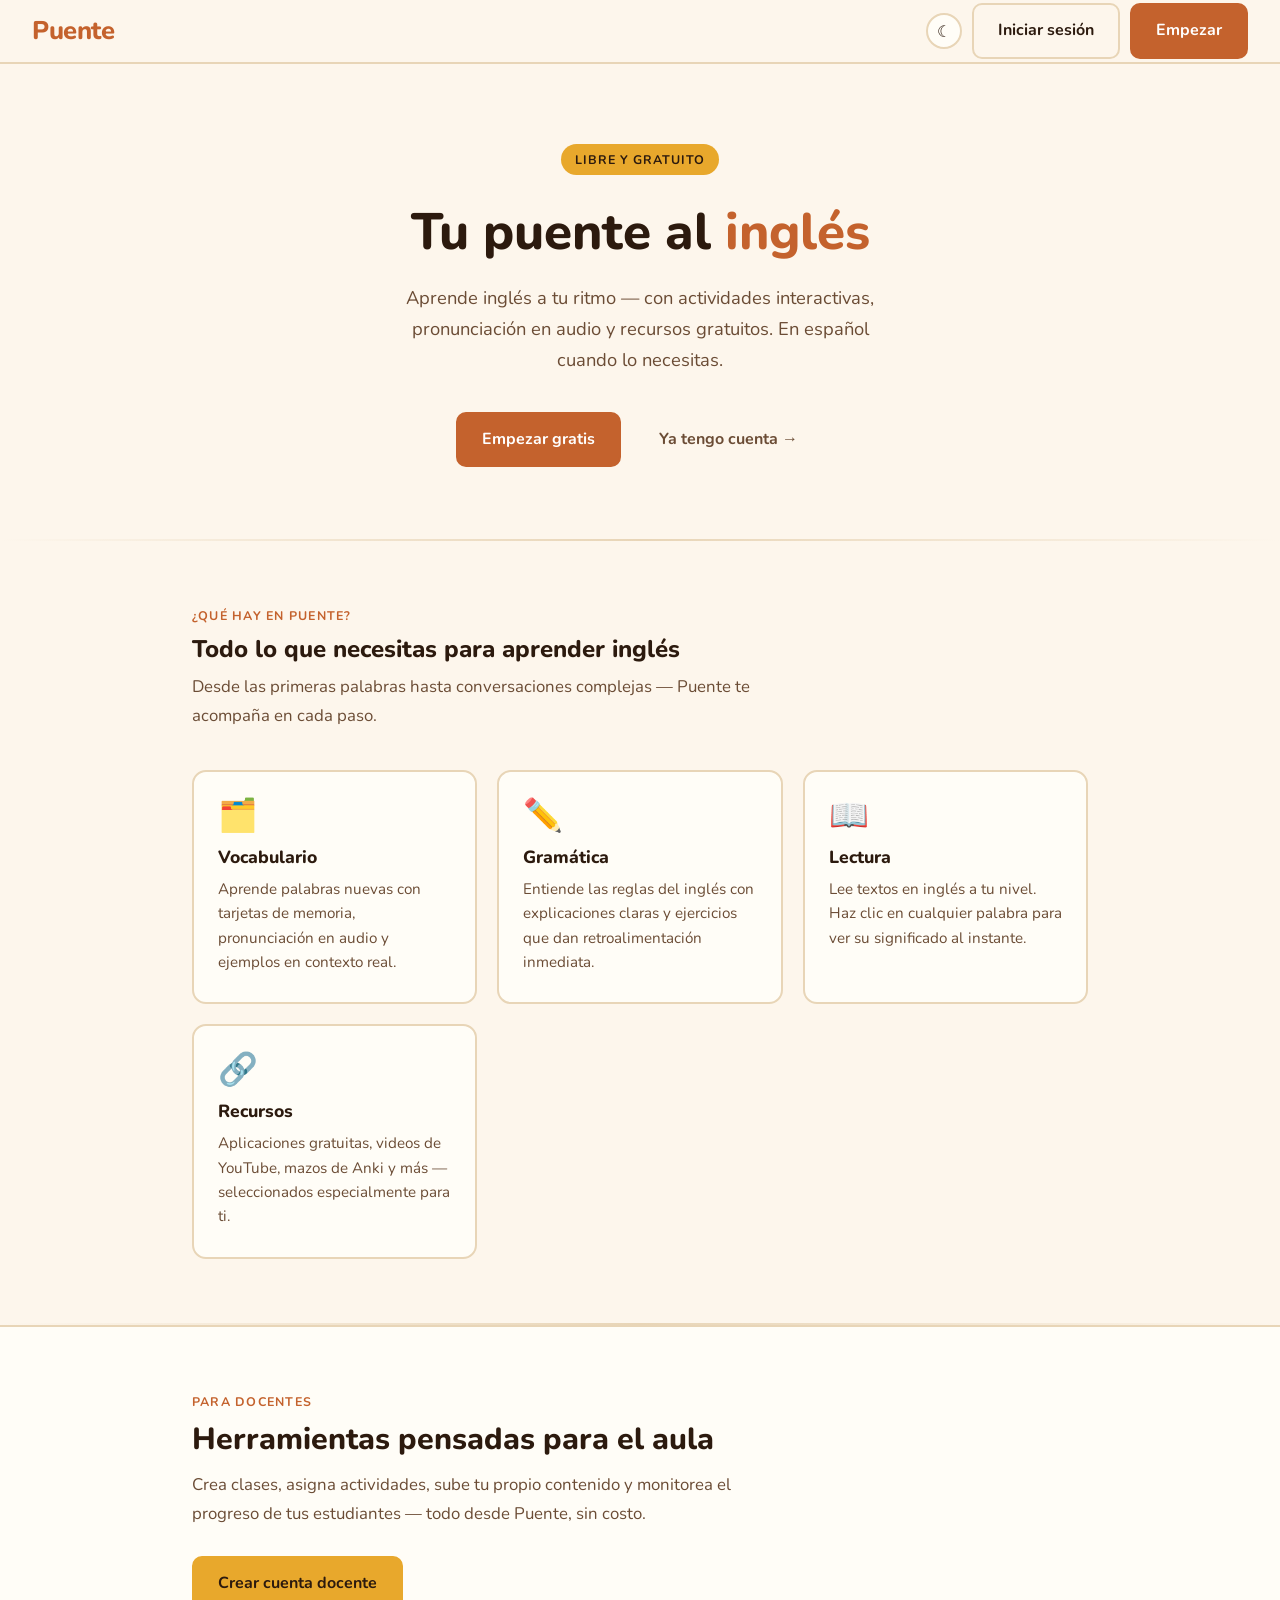
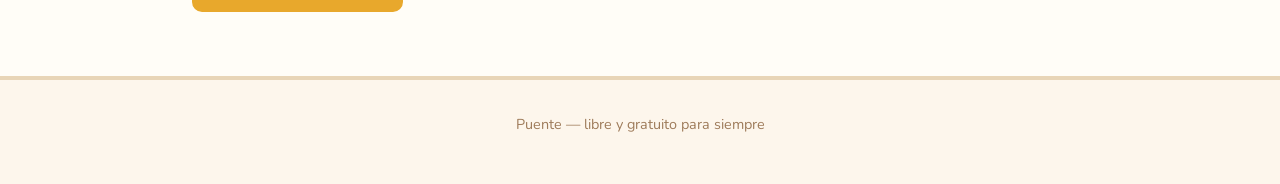
<file: index.html>
<!DOCTYPE html>
<html lang="es">

<head>
  <meta charset="UTF-8">
  <meta name="viewport" content="width=device-width, initial-scale=1.0">
  <meta name="description" content="Puente — aprende inglés gratis. Actividades de vocabulario, gramática y lectura para hispanohablantes de todos los niveles.">
  <title>Puente — Tu puente al inglés</title>

  <link rel="preconnect" href="https://fonts.googleapis.com">
  <link rel="preconnect" href="https://fonts.gstatic.com" crossorigin>
  <link href="https://fonts.googleapis.com/css2?family=Nunito:wght@400;600;700;800&display=swap" rel="stylesheet">
  <link rel="stylesheet" href="css/styles.css">
  <link rel="icon" href="data:image/svg+xml,<svg xmlns=%22http://www.w3.org/2000/svg%22 viewBox=%220 0 100 100%22><text y=%22.9em%22 font-size=%2290%22>🌉</text></svg>">

  <!-- Apply saved theme before paint to avoid flash -->
  <script>
    if (localStorage.getItem('theme') === 'dark') {
      document.documentElement.setAttribute('data-theme', 'dark');
    }
  </script>
</head>

<body>
  <header>
    <a href="index.html" class="logo">Puente</a>
    <nav class="header-nav">
      <button id="theme-toggle" aria-label="Cambiar a modo oscuro">☾</button>
      <a href="login.html" class="btn btn-outline">Iniciar sesión</a>
      <a href="signup.html" class="btn btn-primary">Empezar</a>
    </nav>
  </header>

  <main>

    <!-- Hero -->
    <section class="hero">
      <span class="hero-badge">Libre y gratuito</span>
      <h1>Tu puente al <em>inglés</em></h1>
      <p>Aprende inglés a tu ritmo — con actividades interactivas, pronunciación en audio y recursos gratuitos. En español cuando lo necesitas.</p>
      <div class="hero-actions">
        <a href="signup.html" class="btn btn-primary">Empezar gratis</a>
        <a href="login.html" class="btn btn-ghost">Ya tengo cuenta →</a>
      </div>
    </section>

    <hr class="divider">

    <!-- Features -->
    <div class="section-inner reveal">
      <span class="section-label">¿Qué hay en Puente?</span>
      <h2>Todo lo que necesitas para aprender inglés</h2>
      <p style="color: var(--text-secondary); font-size: 1.05rem; max-width: 560px; margin-top: 8px;">
        Desde las primeras palabras hasta conversaciones complejas — Puente te acompaña en cada paso.
      </p>
      <div class="feature-grid">
        <div class="feature-card">
          <span class="feature-icon">🗂️</span>
          <h3>Vocabulario</h3>
          <p>Aprende palabras nuevas con tarjetas de memoria, pronunciación en audio y ejemplos en contexto real.</p>
        </div>
        <div class="feature-card">
          <span class="feature-icon">✏️</span>
          <h3>Gramática</h3>
          <p>Entiende las reglas del inglés con explicaciones claras y ejercicios que dan retroalimentación inmediata.</p>
        </div>
        <div class="feature-card">
          <span class="feature-icon">📖</span>
          <h3>Lectura</h3>
          <p>Lee textos en inglés a tu nivel. Haz clic en cualquier palabra para ver su significado al instante.</p>
        </div>
        <div class="feature-card">
          <span class="feature-icon">🔗</span>
          <h3>Recursos</h3>
          <p>Aplicaciones gratuitas, videos de YouTube, mazos de Anki y más — seleccionados especialmente para ti.</p>
        </div>
      </div>
    </div>

    <hr class="divider">

    <!-- For teachers -->
    <div class="teacher-section">
      <div class="section-inner reveal">
        <span class="section-label">Para docentes</span>
        <h2>Herramientas pensadas para el aula</h2>
        <p>Crea clases, asigna actividades, sube tu propio contenido y monitorea el progreso de tus estudiantes — todo desde Puente, sin costo.</p>
        <a href="signup.html?role=teacher" class="btn btn-secondary">Crear cuenta docente</a>
      </div>
    </div>

  </main>

  <footer>
    <p>Puente — libre y gratuito para siempre</p>
  </footer>

  <script src="js/app.js"></script>
</body>

</html>
</file>
<file: css/styles.css>
@import url('https://fonts.googleapis.com/css2?family=Nunito:wght@400;600;700;800&display=swap');

/* ── Color variables ── */
:root {
  --bg:             #FDF6EC;
  --bg-card:        #FFFDF7;
  --bg-input:       #FFFDF7;
  --text:           #2C1A0E;
  --text-secondary: #6B4C35;
  --text-muted:     #9E7B5A;
  --border:         #E8D5B7;

  --terracotta:     #C4622D;
  --terracotta-h:   #A34E22;
  --gold:           #E8A82C;
  --gold-h:         #C78E1A;
  --green:          #4A9B6F;
  --green-h:        #3A7D5A;
  --blue:           #5B8FA8;
  --blue-h:         #4A7A92;

  --shadow-sm:      rgba(44, 26, 14, 0.06);
  --shadow-md:      rgba(44, 26, 14, 0.14);
}

[data-theme="dark"] {
  --bg:             #1C0F07;
  --bg-card:        #2A1810;
  --bg-input:       #2A1810;
  --text:           #F5EDE0;
  --text-secondary: #C4A882;
  --text-muted:     #8C6B4A;
  --border:         #3D2514;

  --terracotta:     #D4733D;
  --terracotta-h:   #E8824C;
  --gold:           #F0B830;
  --gold-h:         #F5C840;
  --green:          #5AB882;
  --green-h:        #6AC892;
  --blue:           #6AA3BD;
  --blue-h:         #7AB3CD;

  --shadow-sm:      rgba(0, 0, 0, 0.2);
  --shadow-md:      rgba(0, 0, 0, 0.45);
}

/* ── Reset ── */
*, *::before, *::after {
  margin: 0;
  padding: 0;
  box-sizing: border-box;
}

/* Keep the hidden attribute working on elements with their own display rule */
[hidden] {
  display: none !important;
}

/* ── Base ── */
body {
  font-family: 'Nunito', sans-serif;
  font-size: 16px;
  line-height: 1.7;
  background-color: var(--bg);
  color: var(--text);
  transition: background-color 0.3s ease, color 0.3s ease;
}

p {
  margin-bottom: 1rem;
}

h1, h2, h3, h4 {
  line-height: 1.3;
  font-weight: 800;
  color: var(--text);
}

a {
  color: var(--blue);
  text-decoration: none;
}

a:hover {
  text-decoration: underline;
}

img {
  display: block;
  max-width: 100%;
}

/* ── Focus ── */
:focus-visible {
  outline: 3px solid var(--terracotta);
  outline-offset: 3px;
  border-radius: 6px;
}

/* ── Buttons ── */
.btn {
  display: inline-block;
  padding: 12px 24px;
  border-radius: 10px;
  font-family: 'Nunito', sans-serif;
  font-size: 1rem;
  font-weight: 700;
  cursor: pointer;
  border: 2px solid transparent;
  text-align: center;
  text-decoration: none;
  transition: background-color 0.2s, border-color 0.2s, color 0.2s, transform 0.15s, box-shadow 0.2s;
}

.btn:hover {
  text-decoration: none;
  transform: translateY(-2px);
  box-shadow: 0 4px 12px var(--shadow-md);
}

.btn:active {
  transform: translateY(0);
  box-shadow: none;
}

.btn-primary {
  background-color: var(--terracotta);
  color: #fff;
  border-color: var(--terracotta);
}

.btn-primary:hover {
  background-color: var(--terracotta-h);
  border-color: var(--terracotta-h);
  color: #fff;
}

.btn-secondary {
  background-color: var(--gold);
  color: var(--text);
  border-color: var(--gold);
}

.btn-secondary:hover {
  background-color: var(--gold-h);
  border-color: var(--gold-h);
}

.btn-outline {
  background-color: transparent;
  color: var(--text);
  border-color: var(--border);
}

.btn-outline:hover {
  border-color: var(--terracotta);
  color: var(--terracotta);
  box-shadow: none;
}

.btn-ghost {
  background-color: transparent;
  color: var(--text-secondary);
  border-color: transparent;
  box-shadow: none;
}

.btn-ghost:hover {
  color: var(--terracotta);
  background-color: transparent;
  box-shadow: none;
  transform: none;
}

/* ── Header ── */
header {
  position: fixed;
  top: 0;
  left: 0;
  right: 0;
  z-index: 100;
  display: flex;
  align-items: center;
  justify-content: space-between;
  padding: 0 32px;
  height: 64px;
  background-color: var(--bg);
  border-bottom: 2px solid var(--border);
  transition: background-color 0.3s ease, border-color 0.3s ease;
}

.logo {
  font-size: 1.6rem;
  font-weight: 800;
  color: var(--terracotta);
  letter-spacing: -0.5px;
  text-decoration: none;
}

.logo:hover {
  text-decoration: none;
  color: var(--terracotta-h);
}

.header-nav {
  display: flex;
  align-items: center;
  gap: 10px;
}

/* ── Theme toggle ── */
#theme-toggle {
  width: 36px;
  height: 36px;
  border-radius: 50%;
  border: 2px solid var(--border);
  background-color: var(--bg-card);
  color: var(--text);
  font-size: 1rem;
  cursor: pointer;
  display: flex;
  align-items: center;
  justify-content: center;
  flex-shrink: 0;
  transition: border-color 0.2s, background-color 0.3s ease;
}

#theme-toggle:hover {
  border-color: var(--terracotta);
}

/* ── Main ── */
main {
  padding-top: 64px;
}

/* ── Section ── */
.section-inner {
  max-width: 960px;
  margin: 0 auto;
  padding: 64px 32px;
}

.section-label {
  display: block;
  font-size: 0.78rem;
  font-weight: 700;
  letter-spacing: 0.1em;
  text-transform: uppercase;
  color: var(--terracotta);
  margin-bottom: 8px;
}

/* ── Hero ── */
.hero {
  padding: 80px 32px 72px;
  text-align: center;
  max-width: 700px;
  margin: 0 auto;
}

.hero-badge {
  display: inline-block;
  background-color: var(--gold);
  color: var(--text);
  font-size: 0.78rem;
  font-weight: 700;
  letter-spacing: 0.08em;
  text-transform: uppercase;
  padding: 5px 14px;
  border-radius: 20px;
  margin-bottom: 24px;
}

.hero h1 {
  font-size: clamp(2rem, 6vw, 3.2rem);
  margin-bottom: 16px;
}

.hero h1 em {
  font-style: normal;
  color: var(--terracotta);
}

.hero p {
  font-size: 1.15rem;
  color: var(--text-secondary);
  max-width: 520px;
  margin: 0 auto 36px;
}

.hero-actions {
  display: flex;
  gap: 12px;
  justify-content: center;
  flex-wrap: wrap;
}

/* ── Divider ── */
.divider {
  border: none;
  height: 2px;
  background: linear-gradient(to right, transparent, var(--border), transparent);
  margin: 0;
}

/* ── Feature grid ── */
.feature-grid {
  display: grid;
  grid-template-columns: repeat(auto-fill, minmax(220px, 1fr));
  gap: 20px;
  margin-top: 40px;
}

.feature-card {
  background-color: var(--bg-card);
  border: 2px solid var(--border);
  border-radius: 14px;
  padding: 28px 24px;
  transition: border-color 0.2s, transform 0.2s, box-shadow 0.2s, background-color 0.3s ease;
}

.feature-card:hover {
  border-color: var(--gold);
  transform: translateY(-3px);
  box-shadow: 0 8px 24px var(--shadow-md);
}

.feature-icon {
  font-size: 2rem;
  display: block;
  margin-bottom: 14px;
  line-height: 1;
}

.feature-card h3 {
  font-size: 1.1rem;
  margin-bottom: 8px;
}

.feature-card p {
  font-size: 0.95rem;
  color: var(--text-secondary);
  margin: 0;
  line-height: 1.6;
}

/* ── Teacher section ── */
.teacher-section {
  background-color: var(--bg-card);
  border-top: 2px solid var(--border);
  border-bottom: 2px solid var(--border);
  transition: background-color 0.3s ease, border-color 0.3s ease;
}

.teacher-section h2 {
  font-size: clamp(1.4rem, 3.5vw, 1.9rem);
  margin-bottom: 12px;
}

.teacher-section p {
  color: var(--text-secondary);
  font-size: 1.05rem;
  max-width: 560px;
  margin-bottom: 28px;
}

/* ── Footer ── */
footer {
  padding: 32px;
  text-align: center;
  border-top: 2px solid var(--border);
  color: var(--text-muted);
  font-size: 0.9rem;
  transition: border-color 0.3s ease;
}

/* ── Scroll reveal ── */
.reveal {
  opacity: 0;
  transform: translateY(20px);
  transition: opacity 0.5s ease, transform 0.5s ease;
}

.reveal.visible {
  opacity: 1;
  transform: translateY(0);
}

@media (prefers-reduced-motion: reduce) {
  .reveal { opacity: 1; transform: none; transition: none; }
}

/* ── Auth pages (login + signup) ── */
.auth-page {
  min-height: 100vh;
  display: flex;
  flex-direction: column;
  align-items: center;
  justify-content: center;
  padding: 32px 20px;
}

.auth-card {
  width: 100%;
  max-width: 440px;
  background-color: var(--bg-card);
  border: 2px solid var(--border);
  border-radius: 18px;
  padding: 40px 36px;
  transition: background-color 0.3s ease, border-color 0.3s ease;
}

.auth-logo {
  display: block;
  font-size: 1.6rem;
  font-weight: 800;
  color: var(--terracotta);
  text-decoration: none;
  margin-bottom: 28px;
}

.auth-logo:hover {
  text-decoration: none;
  color: var(--terracotta-h);
}

.auth-card h1 {
  font-size: 1.5rem;
  margin-bottom: 6px;
}

.auth-card .auth-subtitle {
  color: var(--text-secondary);
  font-size: 0.95rem;
  margin-bottom: 28px;
}

/* Role picker */
.role-picker {
  display: grid;
  grid-template-columns: 1fr 1fr;
  gap: 10px;
  margin-bottom: 24px;
}

.role-option {
  border: 2px solid var(--border);
  border-radius: 12px;
  padding: 16px 12px;
  text-align: center;
  cursor: pointer;
  transition: border-color 0.2s, background-color 0.2s;
  background-color: var(--bg);
}

.role-option:hover {
  border-color: var(--gold);
}

.role-option.selected {
  border-color: var(--terracotta);
  background-color: var(--bg);
}

.role-option input[type="radio"] {
  position: absolute;
  opacity: 0;
  width: 0;
  height: 0;
}

.role-icon {
  font-size: 1.8rem;
  display: block;
  margin-bottom: 6px;
  line-height: 1;
}

.role-label {
  font-size: 0.9rem;
  font-weight: 700;
  color: var(--text);
  display: block;
}

.role-desc {
  font-size: 0.78rem;
  color: var(--text-muted);
  margin-top: 2px;
  display: block;
}

/* Form fields */
.form-group {
  margin-bottom: 18px;
}

.form-group label {
  display: block;
  font-size: 0.88rem;
  font-weight: 700;
  color: var(--text-secondary);
  margin-bottom: 6px;
}

.form-group input {
  width: 100%;
  padding: 11px 14px;
  border: 2px solid var(--border);
  border-radius: 10px;
  font-family: 'Nunito', sans-serif;
  font-size: 1rem;
  background-color: var(--bg-input);
  color: var(--text);
  transition: border-color 0.2s, background-color 0.3s ease;
}

.form-group input::placeholder {
  color: var(--text-muted);
}

.form-group input:focus {
  outline: none;
  border-color: var(--terracotta);
}

/* Auth feedback */
.auth-error {
  display: none;
  background-color: #fde8e8;
  color: #a33;
  border: 1px solid #f5c6c6;
  border-radius: 8px;
  padding: 10px 14px;
  font-size: 0.9rem;
  margin-bottom: 16px;
}

[data-theme="dark"] .auth-error {
  background-color: #3d1a1a;
  color: #f5a0a0;
  border-color: #6b2a2a;
}

.auth-error.visible {
  display: block;
}

/* Bottom link */
.auth-switch {
  text-align: center;
  margin-top: 20px;
  font-size: 0.9rem;
  color: var(--text-secondary);
}

.auth-switch a {
  color: var(--terracotta);
  font-weight: 700;
}

/* ── Page fade in ── */
@keyframes pageIn {
  from { opacity: 0; transform: translateY(6px); }
  to   { opacity: 1; transform: translateY(0); }
}

body {
  animation: pageIn 0.3s ease;
}

/* ── Placement test ──────────────────────────────────── */
.placement-page {
  min-height: 100vh;
  background: var(--bg);
  display: flex;
  flex-direction: column;
  align-items: center;
  padding: 2rem 1rem 4rem;
}

.placement-loading {
  width: 100%;
  min-height: 80vh;
  display: flex;
  align-items: center;
  justify-content: center;
  color: var(--text-muted);
  font-size: 1rem;
}

.placement-card {
  width: 100%;
  max-width: 560px;
  background: var(--bg-card);
  border: 2px solid var(--border);
  border-radius: 18px;
  padding: 2.5rem 2rem;
  box-shadow: 0 2px 12px var(--shadow-sm);
  transition: background-color 0.3s ease, border-color 0.3s ease;
}

.placement-logo {
  display: block;
  font-size: 1.6rem;
  font-weight: 800;
  color: var(--terracotta);
  text-decoration: none;
  margin-bottom: 1.75rem;
  text-align: center;
}

.placement-card h1 {
  font-size: 1.5rem;
  color: var(--text);
  margin-bottom: 0.75rem;
}

.placement-intro-text {
  color: var(--text-secondary);
  font-size: 0.97rem;
  line-height: 1.7;
  margin-bottom: 0.5rem;
}

.placement-meta {
  display: flex;
  gap: 1.5rem;
  margin: 1.25rem 0 2rem;
  font-size: 0.88rem;
  color: var(--text-muted);
  font-weight: 600;
}

/* Progress bar */
.placement-progress {
  width: 100%;
  max-width: 560px;
  margin-bottom: 1.25rem;
}

.progress-track {
  height: 5px;
  background: var(--border);
  border-radius: 99px;
  overflow: hidden;
  margin-bottom: 0.5rem;
}

.progress-fill {
  height: 100%;
  background: var(--terracotta);
  border-radius: 99px;
  transition: width 0.35s ease;
  width: 0%;
}

.question-counter {
  font-size: 0.82rem;
  font-weight: 700;
  color: var(--text-muted);
  text-align: right;
}

/* Passage + question */
.passage {
  background: var(--bg);
  border-left: 3px solid var(--terracotta);
  border-radius: 0 6px 6px 0;
  padding: 0.85rem 1rem;
  margin-bottom: 1.25rem;
  font-size: 0.92rem;
  font-style: italic;
  line-height: 1.65;
  color: var(--text-secondary);
}

.question-text {
  font-size: 1.05rem;
  font-weight: 700;
  color: var(--text);
  line-height: 1.5;
  margin-bottom: 1.25rem;
}

/* Options */
.options-list {
  display: flex;
  flex-direction: column;
  gap: 0.55rem;
  margin-bottom: 1.5rem;
}

.option-btn {
  width: 100%;
  text-align: left;
  background: var(--bg);
  border: 2px solid var(--border);
  border-radius: 10px;
  padding: 0.75rem 1rem;
  font-family: 'Nunito', sans-serif;
  font-size: 0.95rem;
  color: var(--text);
  cursor: pointer;
  transition: border-color 0.15s, background-color 0.15s;
}

.option-btn:hover {
  border-color: var(--gold);
}

.option-btn.selected {
  border-color: var(--terracotta);
  background-color: rgba(196, 98, 45, 0.07);
  font-weight: 700;
}

[data-theme="dark"] .option-btn.selected {
  background-color: rgba(212, 115, 61, 0.12);
}

/* Result */
.level-badge {
  display: inline-block;
  font-size: 0.8rem;
  font-weight: 800;
  text-transform: uppercase;
  letter-spacing: 0.1em;
  color: white;
  border-radius: 99px;
  padding: 0.35rem 1.1rem;
  margin-bottom: 1.25rem;
}

.level-badge.beginner     { background: var(--terracotta); }
.level-badge.intermediate { background: var(--blue); }
.level-badge.advanced     { background: var(--green); }

.result-title {
  font-size: 1.5rem;
  color: var(--text);
  margin-bottom: 0.75rem;
}

.result-desc {
  color: var(--text-secondary);
  line-height: 1.7;
  font-size: 0.97rem;
  margin-bottom: 2rem;
}

/* ── Dashboard ──────────────────────────────────────── */
.dashboard-page main {
  max-width: 960px;
  margin: 0 auto;
  padding: 96px 32px 64px;
}

.dashboard-welcome {
  display: flex;
  align-items: center;
  justify-content: space-between;
  gap: 16px;
  flex-wrap: wrap;
  margin-bottom: 8px;
}

.dashboard-welcome h1 {
  font-size: clamp(1.5rem, 4vw, 2rem);
}

.dashboard-welcome .level-badge {
  margin-bottom: 0;
}

.dashboard-subtitle {
  color: var(--text-secondary);
  margin-bottom: 40px;
}

.dashboard-section {
  margin-bottom: 48px;
}

.dashboard-section h2 {
  font-size: 1.25rem;
  margin-bottom: 16px;
}

/* Activity cards */
.activity-grid {
  display: grid;
  grid-template-columns: repeat(auto-fill, minmax(220px, 1fr));
  gap: 20px;
}

.activity-card {
  display: block;
  background-color: var(--bg-card);
  border: 2px solid var(--border);
  border-radius: 14px;
  padding: 28px 24px;
  color: var(--text);
  text-decoration: none;
  transition: border-color 0.2s, transform 0.2s, box-shadow 0.2s, background-color 0.3s ease;
}

.activity-card:hover {
  text-decoration: none;
  border-color: var(--gold);
  transform: translateY(-3px);
  box-shadow: 0 8px 24px var(--shadow-md);
}

.activity-card h3 {
  font-size: 1.1rem;
  margin-bottom: 8px;
}

.activity-card p {
  font-size: 0.95rem;
  color: var(--text-secondary);
  margin: 0;
  line-height: 1.6;
}

.activity-card.coming-soon {
  opacity: 0.65;
  cursor: default;
}

.activity-card.coming-soon:hover {
  border-color: var(--border);
  transform: none;
  box-shadow: none;
}

.coming-soon-tag {
  display: inline-block;
  font-size: 0.72rem;
  font-weight: 700;
  letter-spacing: 0.06em;
  text-transform: uppercase;
  color: var(--text-muted);
  border: 1px solid var(--border);
  border-radius: 99px;
  padding: 2px 10px;
  margin-top: 12px;
}

/* Class list */
.class-list {
  display: flex;
  flex-direction: column;
  gap: 12px;
}

.class-item {
  background-color: var(--bg-card);
  border: 2px solid var(--border);
  border-radius: 14px;
  padding: 18px 22px;
  transition: background-color 0.3s ease, border-color 0.3s ease;
}

.class-item-row {
  display: flex;
  align-items: center;
  justify-content: space-between;
  gap: 12px;
  flex-wrap: wrap;
}

.class-item h3 {
  font-size: 1.05rem;
  margin: 0;
}

.class-item-meta {
  font-size: 0.85rem;
  color: var(--text-muted);
  margin: 2px 0 0;
}

.class-code-chip {
  font-size: 0.85rem;
  font-weight: 800;
  letter-spacing: 0.08em;
  color: var(--terracotta);
  background-color: var(--bg);
  border: 2px dashed var(--border);
  border-radius: 8px;
  padding: 4px 12px;
  white-space: nowrap;
}

/* Roster (teacher view) */
.class-item details {
  margin-top: 12px;
}

.class-item summary {
  font-size: 0.9rem;
  font-weight: 700;
  color: var(--blue);
  cursor: pointer;
}

.roster-list {
  list-style: none;
  margin-top: 10px;
  border-top: 1px solid var(--border);
}

.roster-list li {
  display: flex;
  align-items: center;
  justify-content: space-between;
  gap: 10px;
  padding: 8px 4px;
  border-bottom: 1px solid var(--border);
  font-size: 0.95rem;
}

.roster-level {
  font-size: 0.78rem;
  font-weight: 700;
  text-transform: uppercase;
  letter-spacing: 0.06em;
  color: var(--text-muted);
}

/* Inline forms (join class, create class) */
.inline-form {
  display: flex;
  gap: 10px;
  flex-wrap: wrap;
}

.inline-form input,
.inline-form select {
  flex: 1;
  min-width: 160px;
  padding: 11px 14px;
  border: 2px solid var(--border);
  border-radius: 10px;
  font-family: 'Nunito', sans-serif;
  font-size: 1rem;
  background-color: var(--bg-input);
  color: var(--text);
  transition: border-color 0.2s, background-color 0.3s ease;
}

.inline-form input:focus,
.inline-form select:focus {
  outline: none;
  border-color: var(--terracotta);
}

.form-feedback {
  display: none;
  border-radius: 8px;
  padding: 10px 14px;
  font-size: 0.9rem;
  margin-top: 12px;
}

.form-feedback.visible {
  display: block;
}

.form-feedback.error {
  background-color: #fde8e8;
  color: #a33;
  border: 1px solid #f5c6c6;
}

[data-theme="dark"] .form-feedback.error {
  background-color: #3d1a1a;
  color: #f5a0a0;
  border-color: #6b2a2a;
}

.form-feedback.success {
  background-color: #e6f4ec;
  color: #2a6b47;
  border: 1px solid #bfe3cf;
}

[data-theme="dark"] .form-feedback.success {
  background-color: #1a3d28;
  color: #8fe0b0;
  border-color: #2a6b47;
}

/* Empty state */
.empty-state {
  color: var(--text-muted);
  font-size: 0.95rem;
  background-color: var(--bg-card);
  border: 2px dashed var(--border);
  border-radius: 14px;
  padding: 24px;
  text-align: center;
  margin: 0;
}

/* ── Mobile ── */
@media (max-width: 600px) {
  .dashboard-page main {
    padding: 80px 20px 48px;
  }


  .placement-card {
    padding: 1.75rem 1.25rem;
    border-radius: 14px;
  }

  header {
    padding: 0 16px;
    height: 56px;
  }

  main {
    padding-top: 56px;
  }

  .logo {
    font-size: 1.35rem;
  }

  .hero {
    padding: 48px 20px 40px;
  }

  .hero-actions {
    flex-direction: column;
    align-items: stretch;
  }

  .section-inner {
    padding: 48px 20px;
  }
}
</file>
